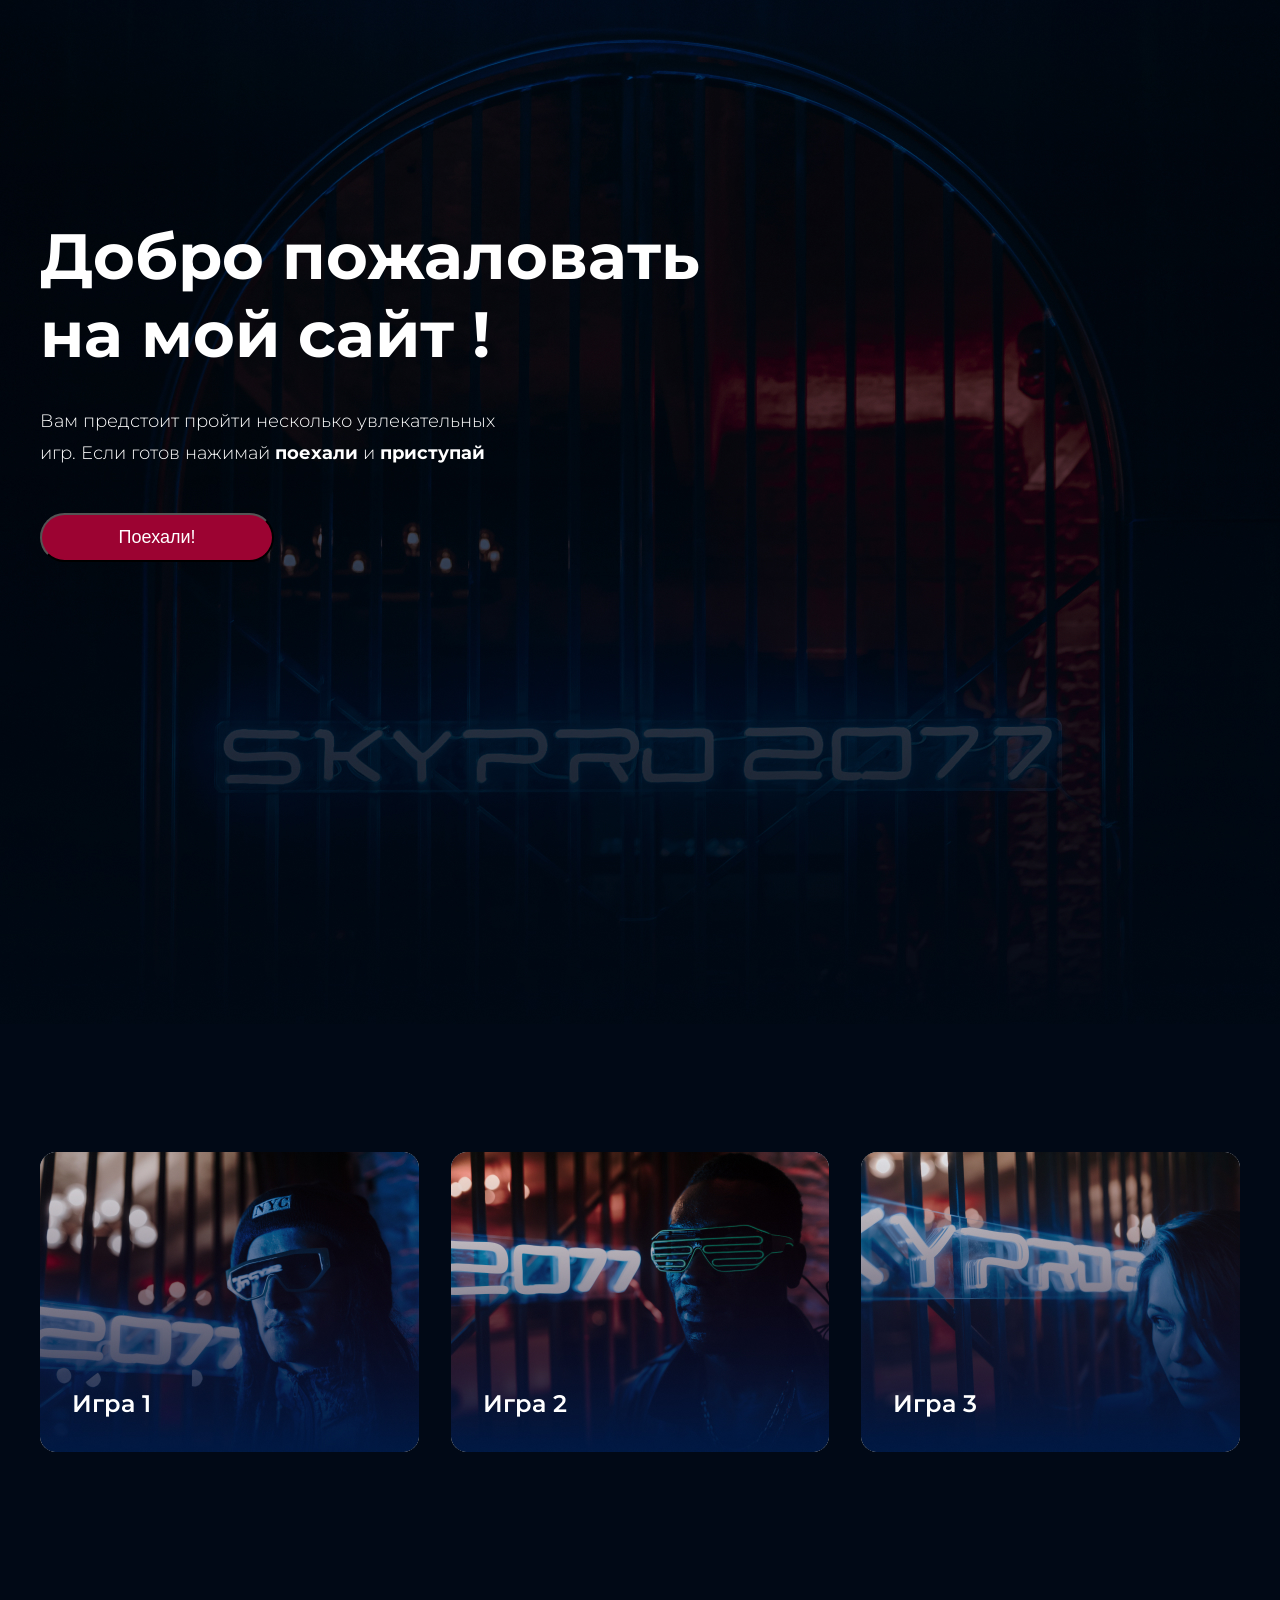
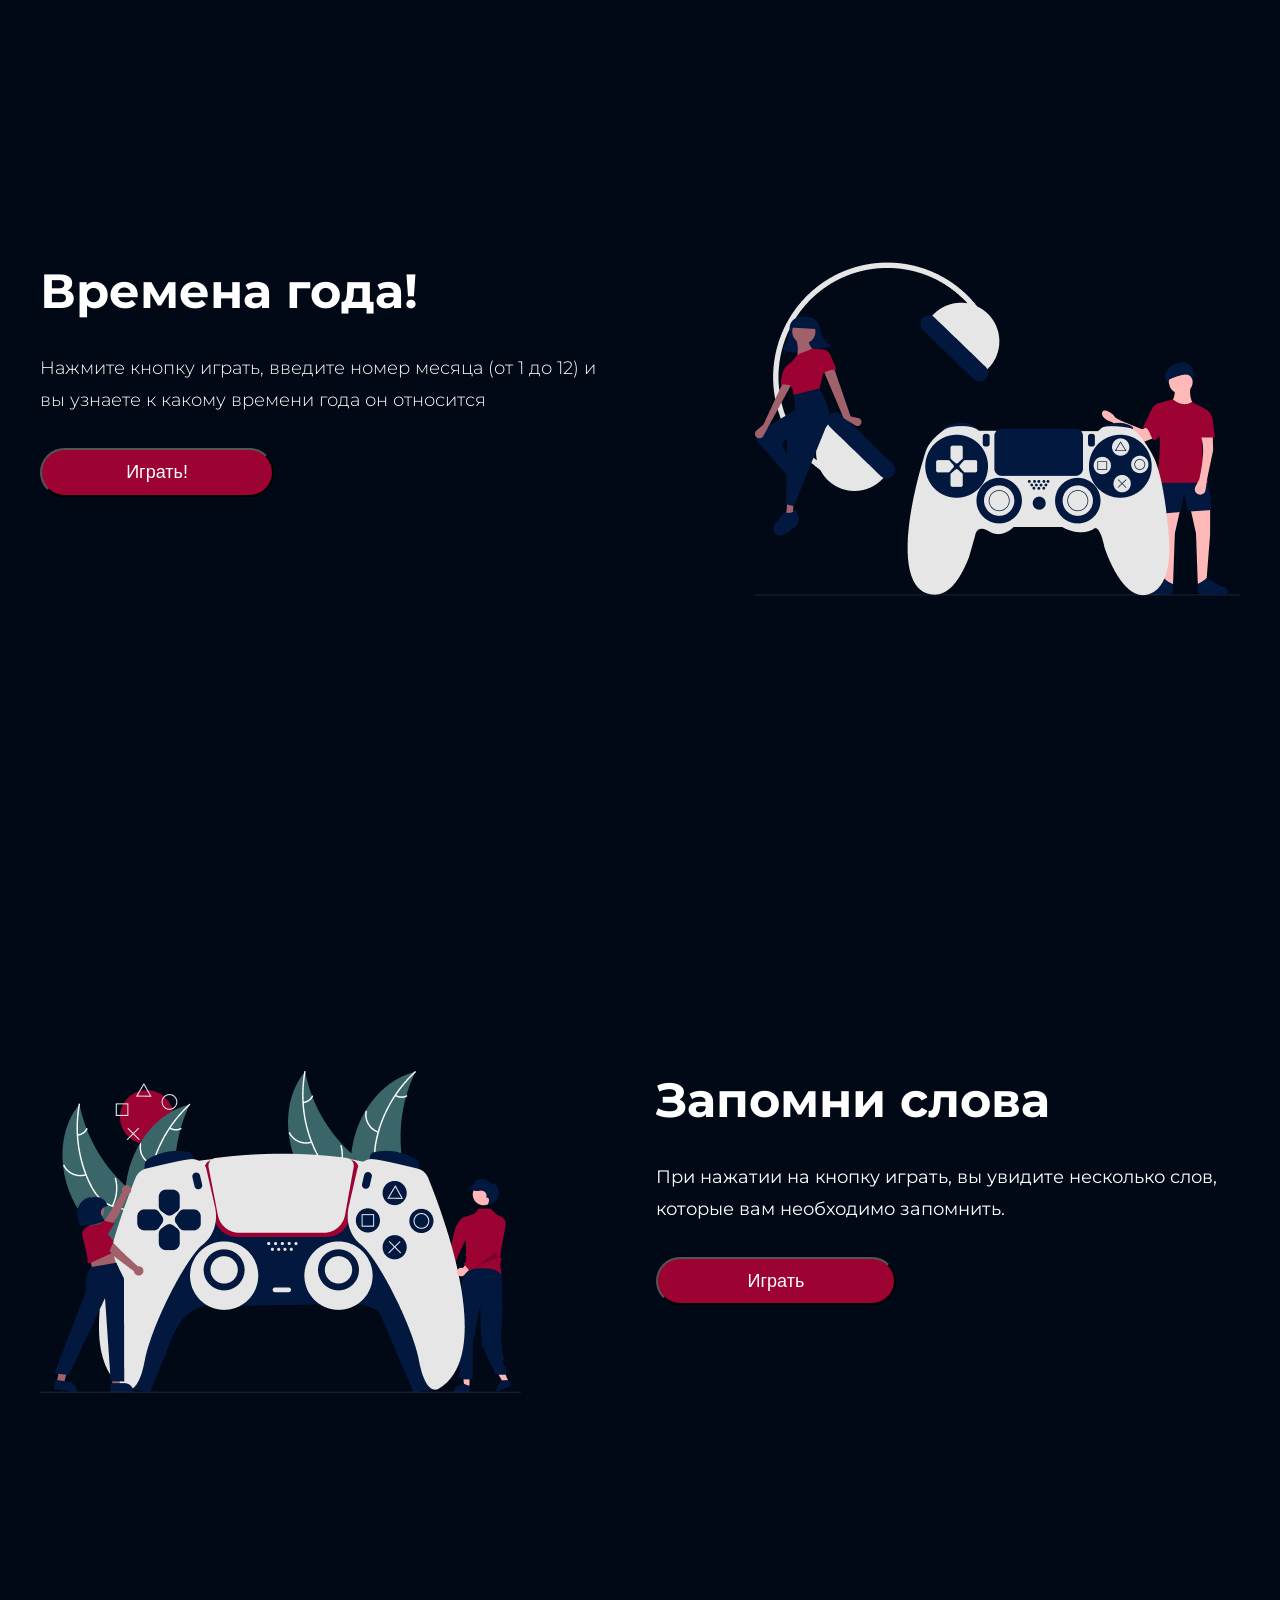
<file: hw5/index.html>
<!DOCTYPE html>
<html lang="en">

<head>
    <meta charset="UTF-8">
    <meta name="viewport" content="width=device-width, initial-scale=1.0">
    <title>Document</title>
    <link rel="preconnect" href="https://fonts.googleapis.com">
    <link rel="preconnect" href="https://fonts.gstatic.com" crossorigin>
    <link href="https://fonts.googleapis.com/css2?family=Montserrat:wght@400;600;700&display=swap" rel="stylesheet">
    <link rel="stylesheet" href="style.css">
</head>

<body>
    <div class="top center">
        <h1 class="top__title">Добро пожаловать <br> на мой сайт !</h1>
        <p class="top__text">Вам предстоит пройти несколько увлекательных игр. Если готов нажимай
            <strong>поехали</strong> и <strong>приступай</strong></p>
        <button class="top__btn">Поехали!</button>
    </div>
    <div class="play center">
        <a class="play__box game-1" href="#">
            <div class="game">Игра 1</div>
        </a>
        <a class="play__box game-2" href="#">
            <div class="game">Игра 2</div>
        </a>
        <a class="play__box game-3" href="#">
            <div class="game">Игра 3</div>
        </a>
    </div>
    <div class="game__one center">
        <div class="game__one_info">
            <h2 class="game__one_title">Времена года!</h2>
            <p class="game__one_text">Нажмите кнопку играть, введите номер месяца (от 1 до 12) и вы узнаете к какому
                времени года он относится</p>
            <button onclick="alert(monthNumber())" ; class="game__one_btn">Играть!</button>
        </div>
        <div>
            <img class="game__one_img" src="img/undraw_video_game_night_8h8m 1.png" alt="game__img">
        </div>
    </div>
    <div class="game__two center">
        <div class="game__two_info">
            <h2 class="game__two_title">Запомни слова</h2>
            <p class="game__two_text">При нажатии на кнопку играть, вы увидите несколько слов, которые вам необходимо
                запомнить.</p>
            <button onclick="gameWords();" class="game__two_btn">Играть</button>
        </div>
        <img class="game__two_img" src="img/undraw_gaming_re_cma2 1.png" alt="game__two">
    </div>
    <script src="hw5.js"></script>
</body>

</html>
</file>
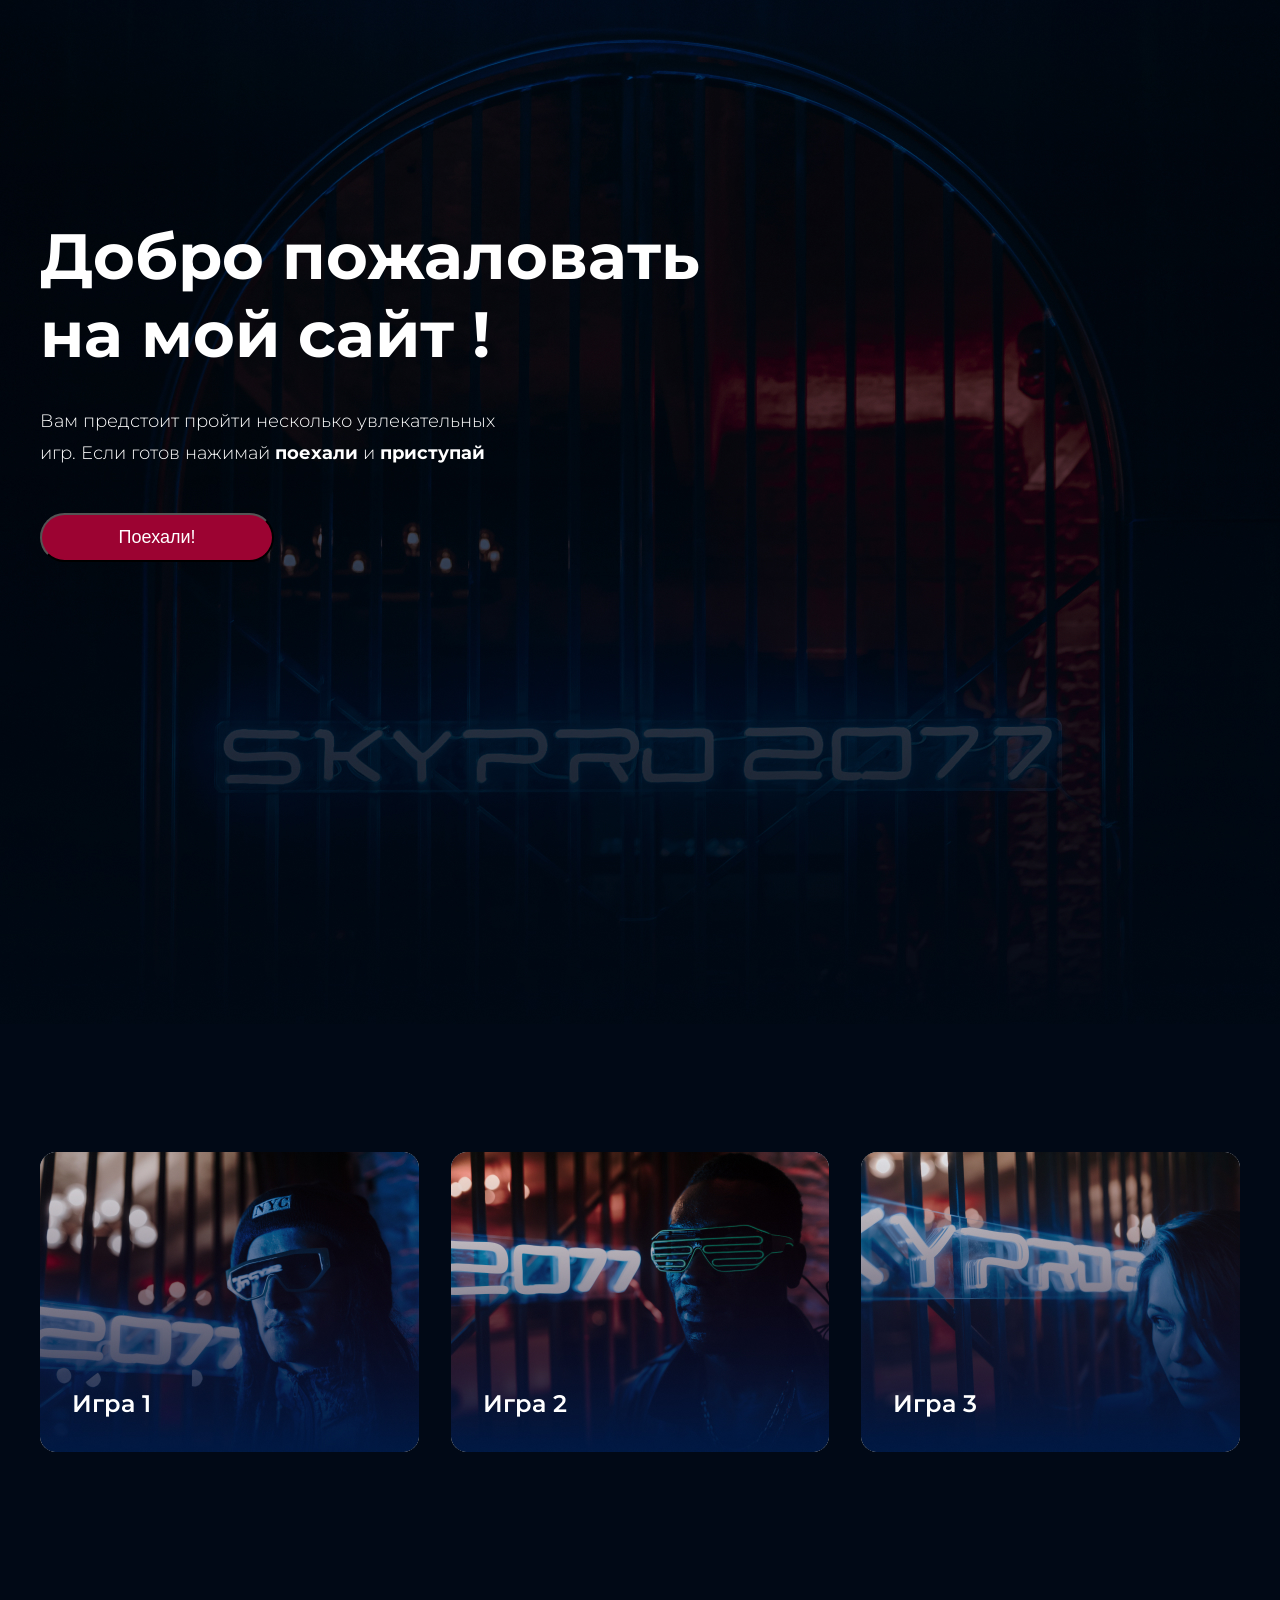
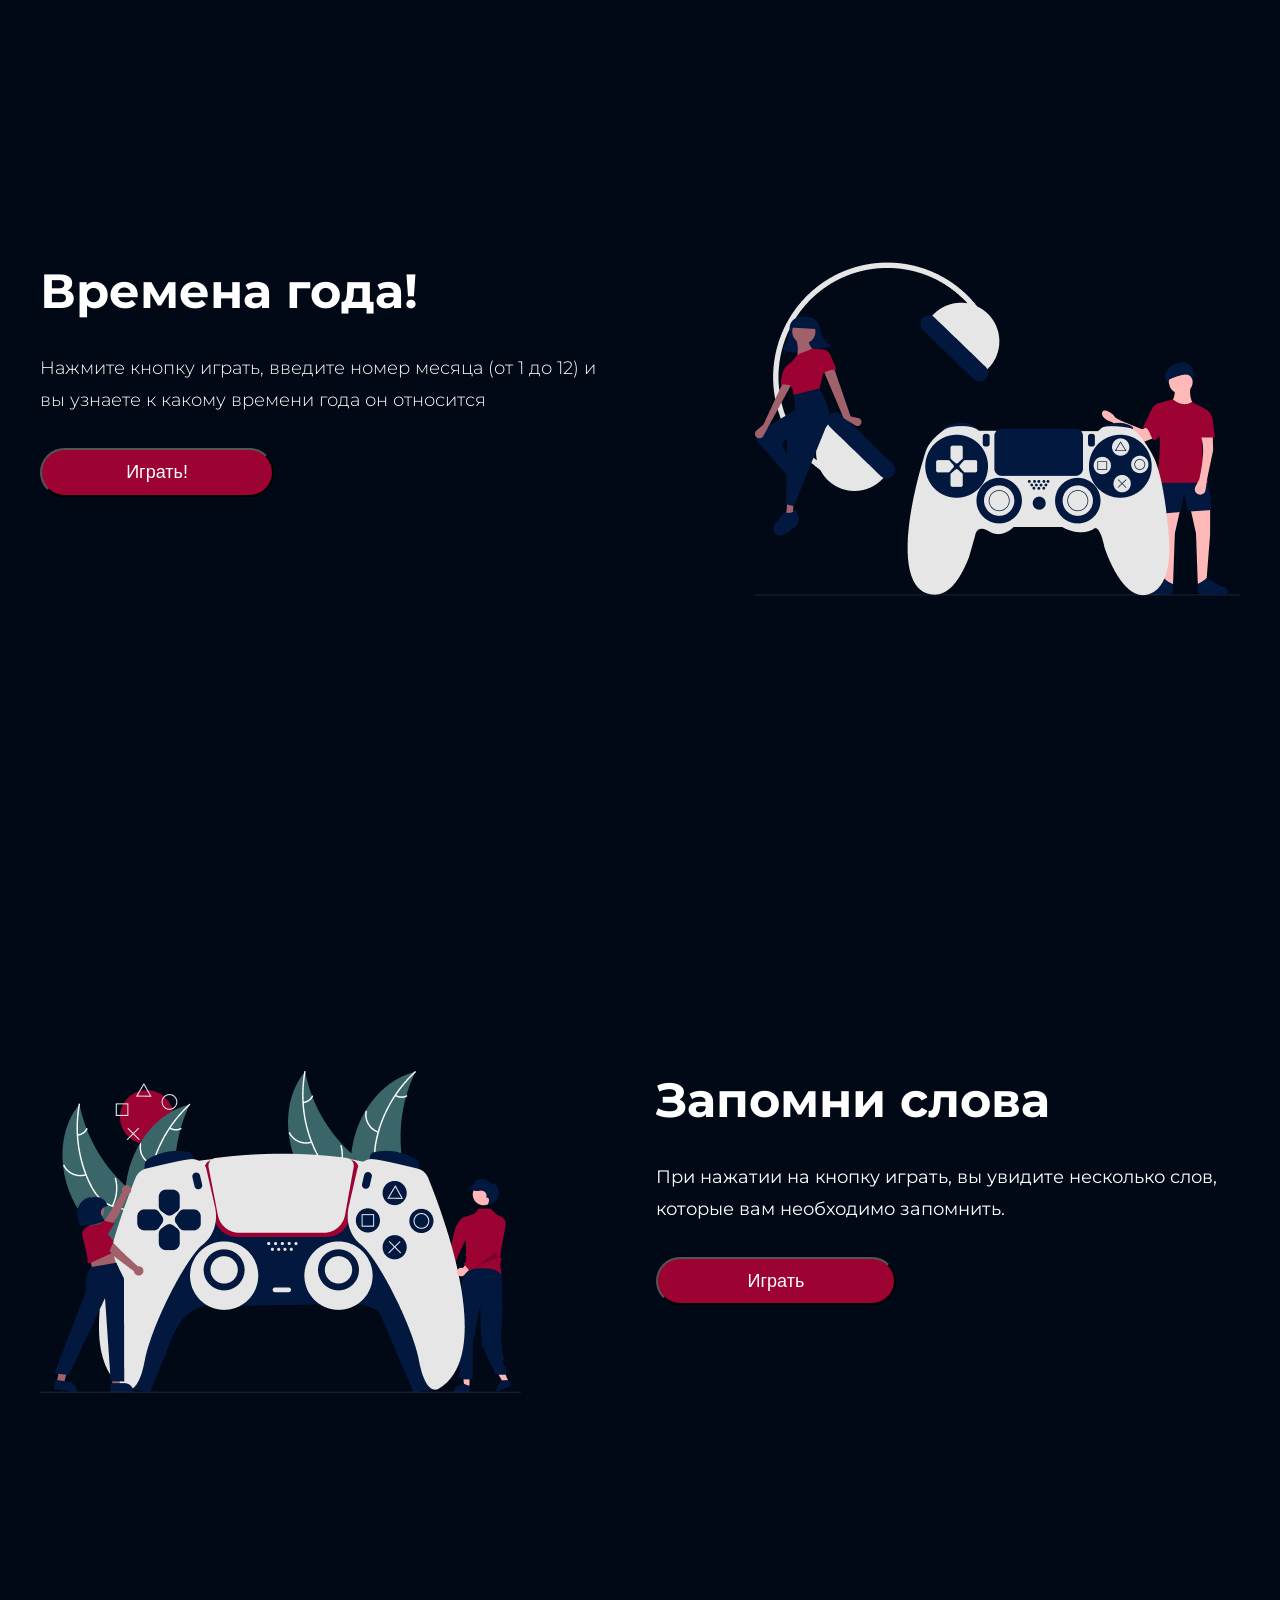
<file: hw8/index.html>
<!DOCTYPE html>
<html lang="en">

<head>
    <meta charset="UTF-8">
    <meta name="viewport" content="width=device-width, initial-scale=1.0">
    <title>Document</title>
    <link rel="preconnect" href="https://fonts.googleapis.com">
    <link rel="preconnect" href="https://fonts.gstatic.com" crossorigin>
    <link href="https://fonts.googleapis.com/css2?family=Montserrat:wght@400;600;700&display=swap" rel="stylesheet">
    <link rel="stylesheet" href="style.css">
</head>

<body>
    <div class="top center">
        <h1 class="top__title">Добро пожаловать <br> на мой сайт !</h1>
        <p class="top__text">Вам предстоит пройти несколько увлекательных игр. Если готов нажимай
            <strong>поехали</strong> и <strong>приступай</strong></p>
        <button class="top__btn">Поехали!</button>
    </div>
    <div class="play center">
        <a class="play__box game-1" href="#">
            <div class="game">Игра 1</div>
        </a>
        <a class="play__box game-2" href="#">
            <div class="game">Игра 2</div>
        </a>
        <a class="play__box game-3" href="#">
            <div class="game">Игра 3</div>
        </a>
    </div>
    <div class="game__one center">
        <div class="game__one_info">
            <h2 class="game__one_title">Времена года!</h2>
            <p class="game__one_text">Нажмите кнопку играть, введите номер месяца (от 1 до 12) и вы узнаете к какому
                времени года он относится</p>
            <button onclick="alert(monthNumber())" ; class="game__one_btn">Играть!</button>
        </div>
        <div>
            <img class="game__one_img" src="img/undraw_video_game_night_8h8m 1.png" alt="game__img">
        </div>
    </div>
    <div class="game__two center">
        <div class="game__two_info">
            <h2 class="game__two_title">Запомни слова</h2>
            <p class="game__two_text">При нажатии на кнопку играть, вы увидите несколько слов, которые вам необходимо
                запомнить.</p>
            <button onclick="gameWords();" class="game__two_btn">Играть</button>
        </div>
        <img class="game__two_img" src="img/undraw_gaming_re_cma2 1.png" alt="game__two">
    </div>
    <script src="hw8.js"></script>
</body>

</html>
</file>
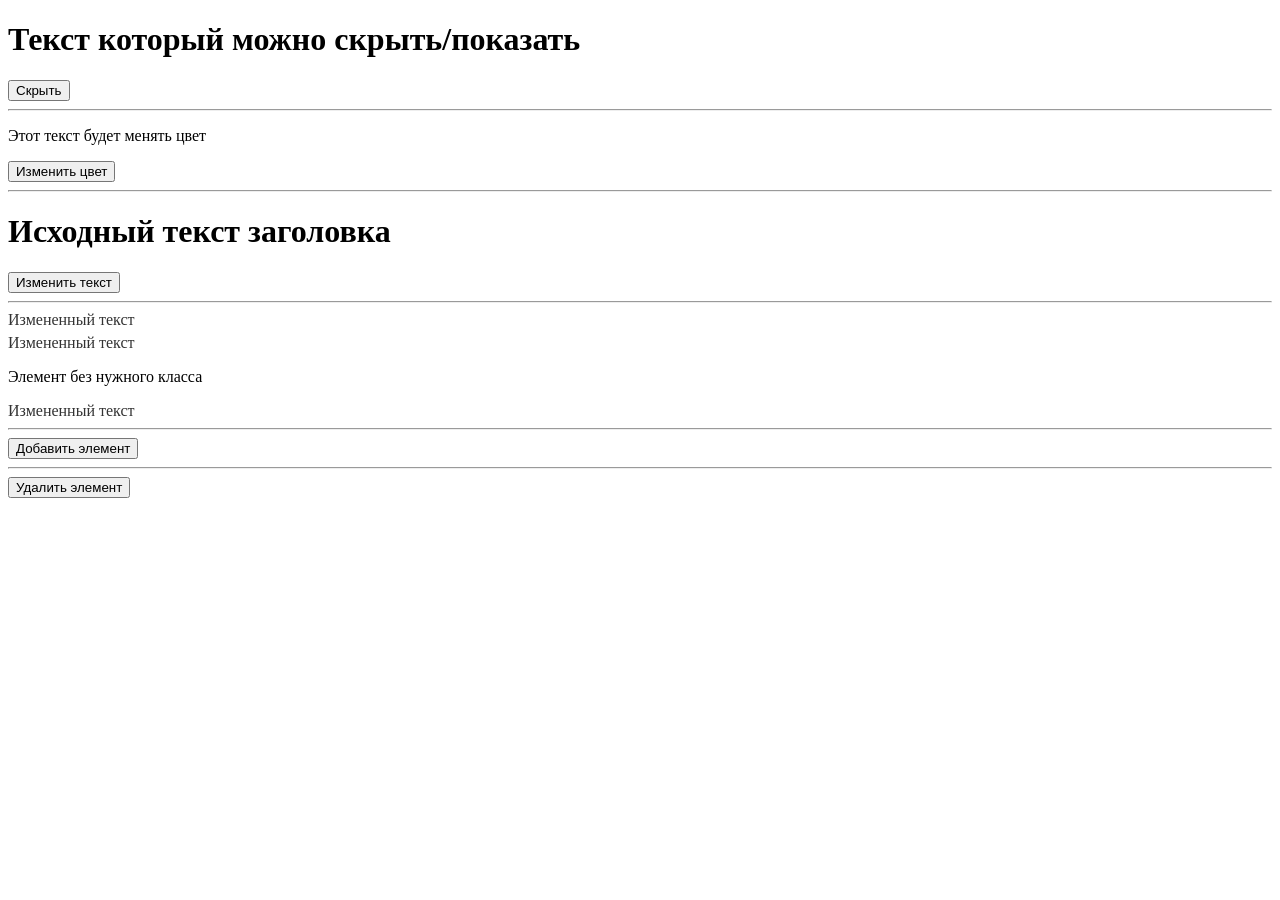
<file: hw9/index.html>
<!DOCTYPE html>
<html lang="ru">
<head>
    <meta charset="UTF-8">
    <meta name="viewport" content="width=device-width, initial-scale=1.0">
    <title>7 задач по JavaScript</title>
    <style>
        .hidden {
            display: none;
        }
        .description {
            color: #333;
            margin: 5px 0;
        }
    </style>
</head>
<body>
    <!-- Задание 1 -->
    <h1 id="toggleHeading">Текст который можно скрыть/показать</h1>
    <button id="toggleButton">Скрыть</button>
    <hr>

    <!-- Задание 2 -->
    <p id="colorParagraph">Этот текст будет менять цвет</p>
    <button id="colorButton">Изменить цвет</button>
    <hr>

    <!-- Задание 3 -->
    <h1 id="changeTextHeading">Исходный текст заголовка</h1>
    <button id="changeTextButton">Изменить текст</button>
    <hr>

    <!-- Задания 4 и 5 -->
    <p class="description">Первый элемент с классом description</p>
    <p class="description">Второй элемент с классом description</p>
    <p class="other">Элемент без нужного класса</p>
    <p class="description">Третий элемент с классом description</p>
    <hr>

    <!-- Задание 6 -->
    <button id="addElementButton">Добавить элемент</button>
    <hr>

    <!-- Задание 7 -->
    <button id="removeElementButton">Удалить элемент</button>

    <script src="hw9.js"></script>
</body>
</html>
</file>
<file: hw5/style.css>
* {
  margin: 0;
  padding: 0;
  box-sizing: border-box;
}

body {
  font-family: "Montserrat";
}

.center {
  padding-left: calc(50% - 600px);
  padding-right: calc(50% - 600px);
}

.top {
  height: 1024px;
  background-image: url(img/top_background.jpg);
  background-repeat: no-repeat;
  background-position: center;
  background-size: cover;
}
.top__title {
  color: #FFF;
  font-size: 64px;
  font-weight: 700;
  padding-top: 217px;
  padding-bottom: 32px;
  width: 789px;
}
.top__text {
  color: #FFF;
  font-size: 18px;
  font-weight: 300;
  line-height: 32px;
  padding-bottom: 44px;
  width: 481px;
}
.top__btn {
  width: 234.063px;
  height: 48.603px;
  border-radius: 30px;
  background: #9C0332;
  outline: none;
  color: #FFF;
  font-size: 18px;
  font-weight: 400;
}
.top__btn:hover {
  background: #EB443F;
  cursor: url(img/cursor.svg), pointer;
}

.play {
  background-image: url(img/play_background.jpg);
  height: 556px;
  display: flex;
  gap: 32px;
  padding-top: 128px;
  padding-bottom: 128px;
}
.play__box {
  width: 379px;
  height: 300px;
  border-radius: 16px;
  background: linear-gradient(180deg, rgba(39, 1, 15, 0) 0%, #001944 100%), url(<path-to-image>), lightgray 50%/cover no-repeat;
  position: relative;
}
.play__box:hover {
  outline: 3px solid #44D2FF;
  cursor: url(img/cursor.svg), pointer;
}

.game {
  position: absolute;
  top: 236px;
  left: 32px;
  color: #FFF;
  font-size: 24px;
  font-weight: 600;
  line-height: 32px;
}
.game-1 {
  background-image: url(img/game1.jpg);
}
.game-2 {
  background-image: url(img/game2.jpg);
}
.game-3 {
  background-image: url(img/game3.jpg);
}

.game__one {
  padding-top: 282px;
  padding-bottom: 232px;
  display: flex;
  gap: 135px;
  background-image: url(img/game_one_background.jpg);
}
.game__one_info {
  display: flex;
  flex-direction: column;
  gap: 32px;
}
.game__one_title {
  color: #FFF;
  font-size: 48px;
  font-weight: 700;
}
.game__one_text {
  color: #FFF;
  font-size: 18px;
  font-weight: 300;
  line-height: 32px;
}
.game__one_btn {
  width: 234.063px;
  height: 48.603px;
  flex-shrink: 0;
  border-radius: 30px;
  background: #9C0332;
  color: #FFF;
  font-size: 18px;
  font-weight: 400;
}
.game__one_btn:hover {
  background: #EB443F;
  cursor: url(img/cursor.svg), pointer;
}

.game__two {
  padding-top: 239px;
  padding-bottom: 239px;
  display: flex;
  gap: 135px;
  background-image: url(img/game_two_background.jpg);
  flex-direction: row-reverse;
}
.game__two_info {
  display: flex;
  flex-direction: column;
  gap: 32px;
}
.game__two_title {
  color: #FFF;
  font-size: 48px;
  font-weight: 700;
}
.game__two_text {
  color: #FFF;
  font-size: 18px;
  font-weight: 400;
  line-height: 32px;
}
.game__two_btn {
  width: 240px;
  height: 48px;

  flex-shrink: 0;
  border-radius: 30px;
  background: #9C0332;
  color: #FFF;
  font-size: 18px;
  font-weight: 400;
}
.game__two_btn:hover {
  background: #EB443F;
  cursor: url(img/cursor.svg), pointer;
}

@media (max-width: 1024px) {
  .center {
    padding-left: calc(50% - 393px);
    padding-right: calc(50% - 393px);
  }
}
@media (min-width: 768px) and (max-width: 833px) {
  .center {
    padding-left: 24px;
    padding-right: 24px;
  }
}
@media (max-width: 767px) {
  .center {
    padding-left: 16px;
    padding-right: 16px;
  }
  .top {
    display: flex;
    flex-direction: column;
    align-items: center;
    height: 735px;
  }
  .top__title {
    font-size: 32px;
    font-weight: 700;
    text-align: center;
    width: 343px;
    padding-top: 237px;
  }
  .top__text {
    font-size: 14px;
    font-weight: 300;
    line-height: 22px;
    width: 343px;
    text-align: center;
    padding-bottom: 32px;
  }
  .play {
    display: flex;
    flex-direction: column;
    align-items: center;
    height: 1221px;
  }
  .play__box {
    width: 343px;
    height: 300px;
  }
  .game__one {
    padding-top: 51px;
    padding-bottom: 85px;
    display: flex;
    flex-direction: column;
    gap: 64px;
    align-items: center;
  }
  .game__one_title {
    text-align: center;
    font-size: 32px;
  }
  .game__one_text {
    text-align: center;
    font-size: 14px;
    line-height: 22px;
  }
  .game__one_info {
    align-items: center;
  }
  .game__one_img {
    width: 344px;
    height: 236px;
    flex-shrink: 0;
  }
  .game__two {
    padding-top: 51px;
    padding-bottom: 90px;
    display: flex;
    flex-direction: column;
    gap: 64px;
    align-items: center;
  }
  .game__two_title {
    text-align: center;
    font-size: 32px;
  }
  .game__two_text {
    text-align: center;
    font-size: 14px;
    line-height: 22px;
  }
  .game__two_info {
    align-items: center;
  }
  .game__two_img {
    width: 344px;
    height: 231px;
    flex-shrink: 0;
  }
}/*# sourceMappingURL=style.css.map */
</file>
<file: hw8/style.css>
* {
  margin: 0;
  padding: 0;
  box-sizing: border-box;
}

body {
  font-family: "Montserrat";
}

.center {
  padding-left: calc(50% - 600px);
  padding-right: calc(50% - 600px);
}

.top {
  height: 1024px;
  background-image: url(img/top_background.jpg);
  background-repeat: no-repeat;
  background-position: center;
  background-size: cover;
}
.top__title {
  color: #FFF;
  font-size: 64px;
  font-weight: 700;
  padding-top: 217px;
  padding-bottom: 32px;
  width: 789px;
}
.top__text {
  color: #FFF;
  font-size: 18px;
  font-weight: 300;
  line-height: 32px;
  padding-bottom: 44px;
  width: 481px;
}
.top__btn {
  width: 234.063px;
  height: 48.603px;
  border-radius: 30px;
  background: #9C0332;
  outline: none;
  color: #FFF;
  font-size: 18px;
  font-weight: 400;
}
.top__btn:hover {
  background: #EB443F;
  cursor: url(img/cursor.svg), pointer;
}

.play {
  background-image: url(img/play_background.jpg);
  height: 556px;
  display: flex;
  gap: 32px;
  padding-top: 128px;
  padding-bottom: 128px;
}
.play__box {
  width: 379px;
  height: 300px;
  border-radius: 16px;
  background: linear-gradient(180deg, rgba(39, 1, 15, 0) 0%, #001944 100%), url(<path-to-image>), lightgray 50%/cover no-repeat;
  position: relative;
}
.play__box:hover {
  outline: 3px solid #44D2FF;
  cursor: url(img/cursor.svg), pointer;
}

.game {
  position: absolute;
  top: 236px;
  left: 32px;
  color: #FFF;
  font-size: 24px;
  font-weight: 600;
  line-height: 32px;
}
.game-1 {
  background-image: url(img/game1.jpg);
}
.game-2 {
  background-image: url(img/game2.jpg);
}
.game-3 {
  background-image: url(img/game3.jpg);
}

.game__one {
  padding-top: 282px;
  padding-bottom: 232px;
  display: flex;
  gap: 135px;
  background-image: url(img/game_one_background.jpg);
}
.game__one_info {
  display: flex;
  flex-direction: column;
  gap: 32px;
}
.game__one_title {
  color: #FFF;
  font-size: 48px;
  font-weight: 700;
}
.game__one_text {
  color: #FFF;
  font-size: 18px;
  font-weight: 300;
  line-height: 32px;
}
.game__one_btn {
  width: 234.063px;
  height: 48.603px;
  flex-shrink: 0;
  border-radius: 30px;
  background: #9C0332;
  color: #FFF;
  font-size: 18px;
  font-weight: 400;
}
.game__one_btn:hover {
  background: #EB443F;
  cursor: url(img/cursor.svg), pointer;
}

.game__two {
  padding-top: 239px;
  padding-bottom: 239px;
  display: flex;
  gap: 135px;
  background-image: url(img/game_two_background.jpg);
  flex-direction: row-reverse;
}
.game__two_info {
  display: flex;
  flex-direction: column;
  gap: 32px;
}
.game__two_title {
  color: #FFF;
  font-size: 48px;
  font-weight: 700;
}
.game__two_text {
  color: #FFF;
  font-size: 18px;
  font-weight: 400;
  line-height: 32px;
}
.game__two_btn {
  width: 240px;
  height: 48px;

  flex-shrink: 0;
  border-radius: 30px;
  background: #9C0332;
  color: #FFF;
  font-size: 18px;
  font-weight: 400;
}
.game__two_btn:hover {
  background: #EB443F;
  cursor: url(img/cursor.svg), pointer;
}

@media (max-width: 1024px) {
  .center {
    padding-left: calc(50% - 393px);
    padding-right: calc(50% - 393px);
  }
}
@media (min-width: 768px) and (max-width: 833px) {
  .center {
    padding-left: 24px;
    padding-right: 24px;
  }
}
@media (max-width: 767px) {
  .center {
    padding-left: 16px;
    padding-right: 16px;
  }
  .top {
    display: flex;
    flex-direction: column;
    align-items: center;
    height: 735px;
  }
  .top__title {
    font-size: 32px;
    font-weight: 700;
    text-align: center;
    width: 343px;
    padding-top: 237px;
  }
  .top__text {
    font-size: 14px;
    font-weight: 300;
    line-height: 22px;
    width: 343px;
    text-align: center;
    padding-bottom: 32px;
  }
  .play {
    display: flex;
    flex-direction: column;
    align-items: center;
    height: 1221px;
  }
  .play__box {
    width: 343px;
    height: 300px;
  }
  .game__one {
    padding-top: 51px;
    padding-bottom: 85px;
    display: flex;
    flex-direction: column;
    gap: 64px;
    align-items: center;
  }
  .game__one_title {
    text-align: center;
    font-size: 32px;
  }
  .game__one_text {
    text-align: center;
    font-size: 14px;
    line-height: 22px;
  }
  .game__one_info {
    align-items: center;
  }
  .game__one_img {
    width: 344px;
    height: 236px;
    flex-shrink: 0;
  }
  .game__two {
    padding-top: 51px;
    padding-bottom: 90px;
    display: flex;
    flex-direction: column;
    gap: 64px;
    align-items: center;
  }
  .game__two_title {
    text-align: center;
    font-size: 32px;
  }
  .game__two_text {
    text-align: center;
    font-size: 14px;
    line-height: 22px;
  }
  .game__two_info {
    align-items: center;
  }
  .game__two_img {
    width: 344px;
    height: 231px;
    flex-shrink: 0;
  }
}/*# sourceMappingURL=style.css.map */
</file>
